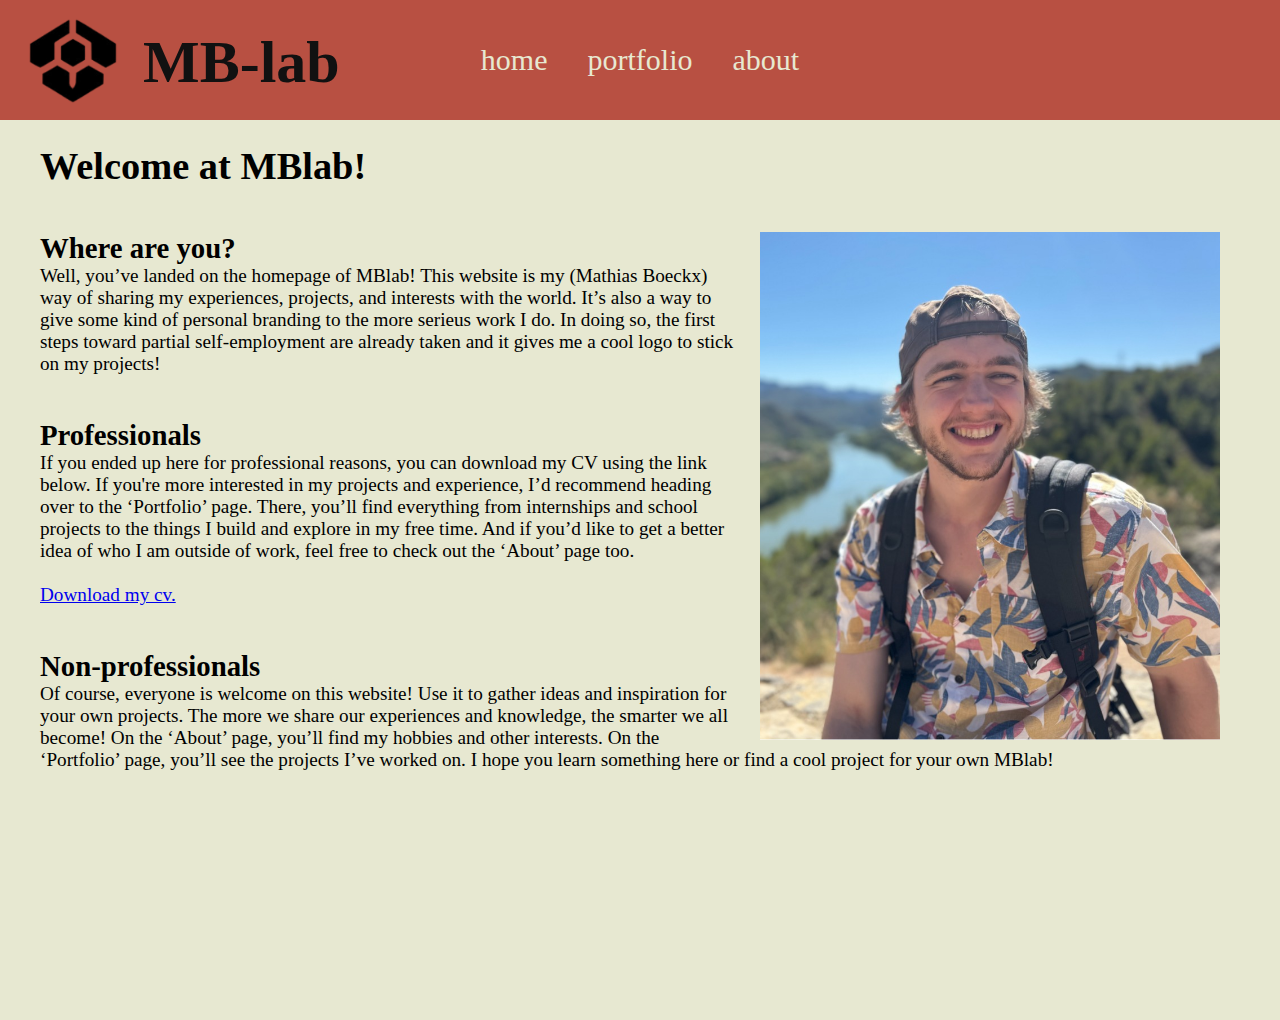
<file: index.html>
<!DOCTYPE html>
<html>
    <head>
        <meta charset="utf-8">
        <meta http-equiv="X-UA-Compatible" content="IE=edge">
        <title>portfolio</title>
        <meta name="description" content="">
        <meta name="viewport" content="width=device-width, initial-scale=1">
        <link rel="stylesheet" href="styles/styles.css">
    </head>
    <body>
        <div class="header">
            <div class="mb-container">
                <img src="images/mblab-logo.png" alt="Logo">
                <h1> MB-lab</h1>
            </div>
            <div class="nav-container">
                <a href="index.html">home</a>                
                <a href="portfolio.html">portfolio</a>
                <a href="about.html">about</a>
            </div>
            <div class="img-container-right">
                <img src="images/pcb-board.png"alt="PCB">
                <img src="images/3d-printer.png"alt="3d-printer">
                <img src="images/server.png"alt="server">
            </div>
        </div>
        <div class="row">
            <div class="sidenav">
                <h1>Home</h1>
                <p><a href="#where are you?">Where are you?</a></p>
                <p><a href="#Professionals">Professionals</a></p>
                <p><a href="#non-professionals">Non-professionals</a> </p>
            </div>
            <div class="article">
                <br>
                <h1>Welcome at MBlab!</h1>
                <br><br>
                <img src="images/foto.jpg" alt="foto" style=
                "max-width: 500px;
                position: relative;
                float: right;
                padding-left: 20px;
                padding-right: 20px;">
                <div id="where are you?">
                    <h2>Where are you?</h2>
                    <p>
                        Well, you’ve landed on the homepage of MBlab!
                        This website is my (Mathias Boeckx) way of sharing my experiences, projects, and interests with the world.
                        It’s also a way to give some kind of personal branding to the more serieus work I do.
                        In doing so, the first steps toward partial self-employment are already taken and it gives me a cool logo to stick on my projects!
                    </p>
                </div>
                <br>
                <p></p>
                <br>
                <div id="professionals">
                    <h2>Professionals</h2>
                    <p>
                        If you ended up here for professional reasons, you can download my CV using the link below.
                        If you're more interested in my projects and experience, I’d recommend heading over to the ‘Portfolio’ page.
                        There, you’ll find everything from internships and school projects to the things I build and explore in my free time. 
                        And if you’d like to get a better idea of who I am outside of work, feel free to check out the ‘About’ page too.
                    </p>
                    <br>
                    <a href="/files/cv.pdf" download="cv.pdf">Download my cv.</a>
                    <br><br><br>
                </div>
                <div id="non-professionals">
                    <h2>Non-professionals</h2>
                    <p>
                        Of course, everyone is welcome on this website!
                        Use it to gather ideas and inspiration for your own projects.
                        The more we share our experiences and knowledge, the smarter we all become!
                        On the ‘About’ page, you’ll find my hobbies and other interests. On the ‘Portfolio’ page, you’ll see the projects I’ve worked on.
                        I hope you learn something here or find a cool project for your own MBlab!
                    </p>
                </div>
                <br>
                <br>
                <br>
                <br>
                <br>
                <br>
            </div>
        </div>
        <script src="scripts/front.js"></script>
        <script src="scripts/image.js"></script>
    </body>
</html>
</file>
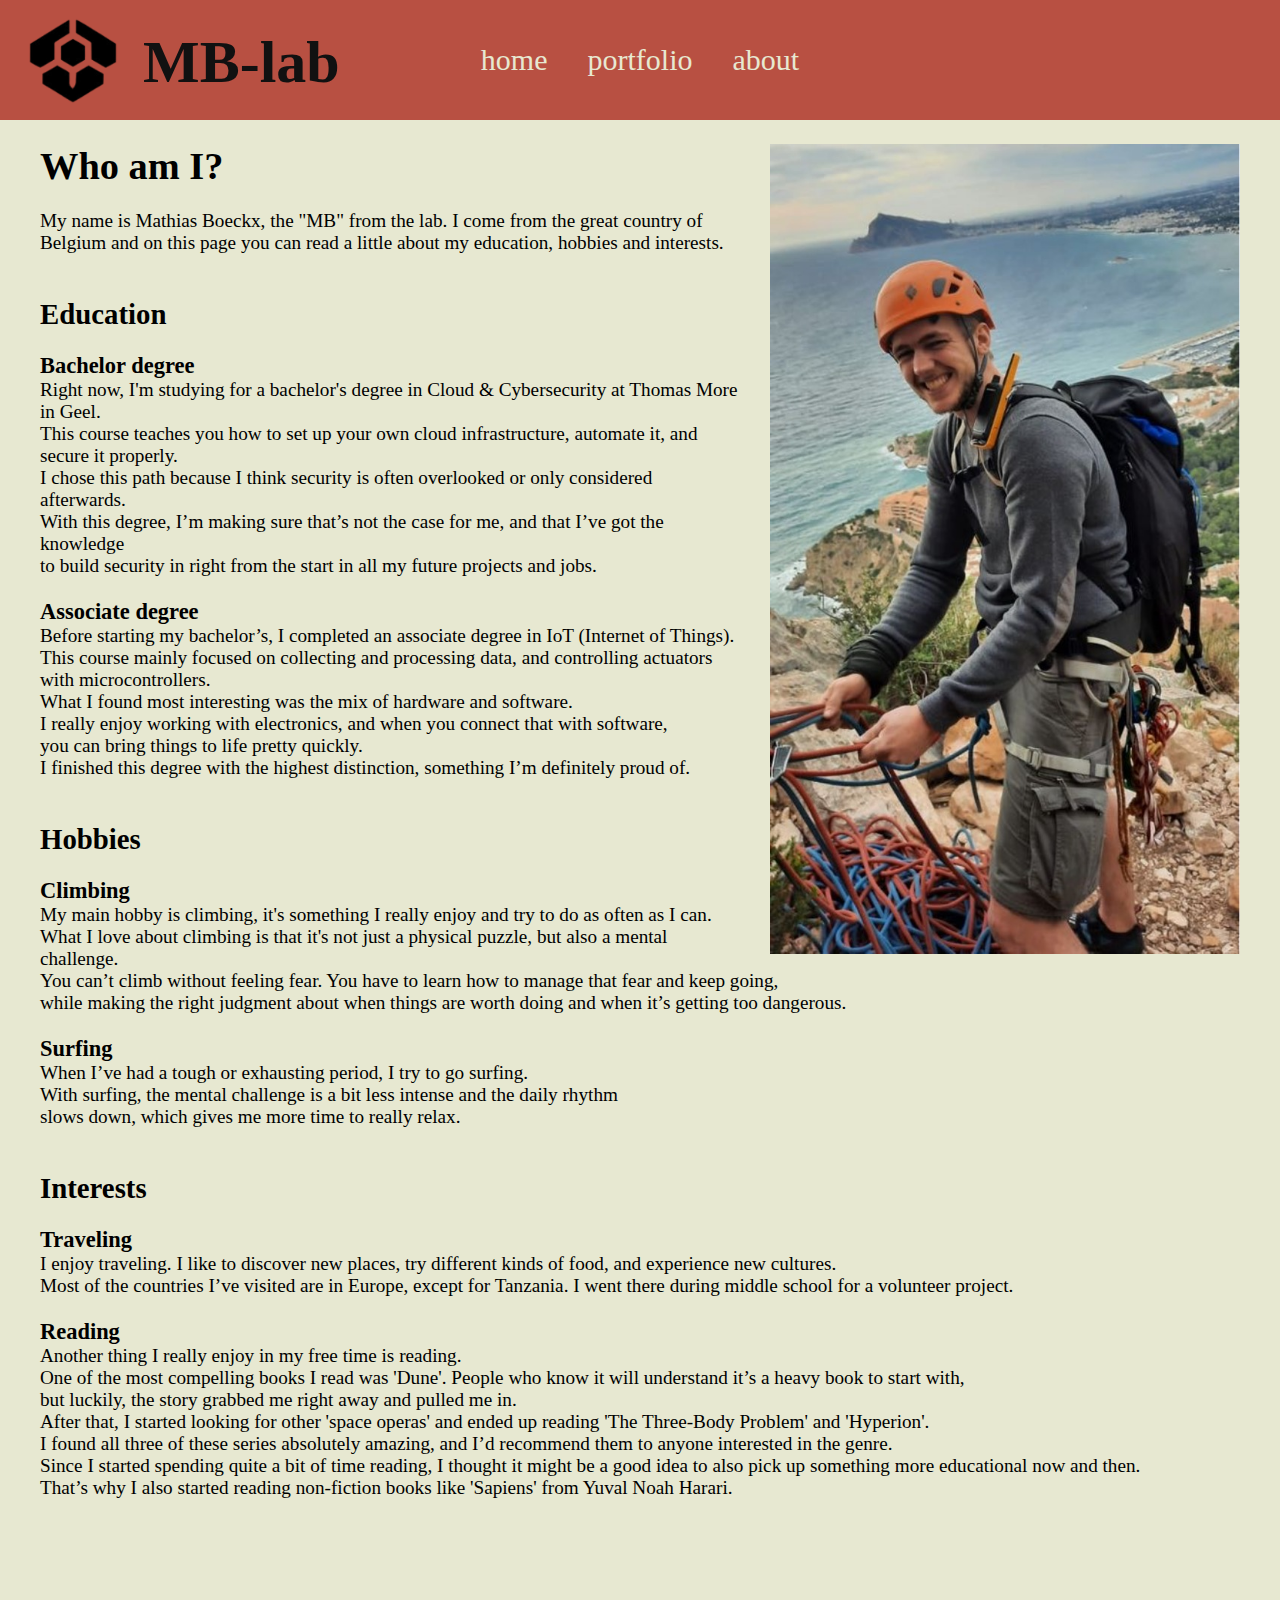
<file: about.html>
<!DOCTYPE html>
<html>
    <head>
        <meta charset="utf-8">
        <meta http-equiv="X-UA-Compatible" content="IE=edge">
        <title>portfolio</title>
        <meta name="description" content="">
        <meta name="viewport" content="width=device-width, initial-scale=1">
        <link rel="stylesheet" href="styles/styles.css">
    </head>
    <body>
        <div class="header">
            <div class="mb-container">
                <img src="images/mblab-logo.png" alt="Logo">
                <h1> MB-lab</h1>
            </div>
            <div class="nav-container">
                <a href="index.html">home</a>                
                <a href="portfolio.html">portfolio</a>
                <a href="about.html">about</a>
            </div>
            <div class=img-container-right>
                <img src="images/pcb-board.png" alt="PCB">
                <img src="images/3d-printer.png" alt="3d-printer">
                <img src="images/server.png" alt="server">
            </div>
        </div>
        <div class="row">
            <div class="sidenav">
                <h1>About</h1>
                <p><a href="#Who am i?">Who am i?</a></p>
                <p><a href="#Education">Education</a></p>
                <p><a href="#Hobbies">Hobbies</a> </p>
                <br>
            </div>
            <div class="article">
                <br>
                <img class="belaying" src="images/belaying.jpg" alt="belaying" style=
                    "max-width: 500px;
                    position: relative;
                    padding-left: 30px;
                    float: right;">
                <div id="Who am i?">
                    <h1>Who am I?</h1>
                    <br>
                    <p>
                        My name is Mathias Boeckx, the "MB" from the lab.
                        I come from the great country of Belgium and on this page
                        you can read a little about my education, hobbies and interests.
                    </p>
                    <br><br>
                </div>
                <div id="Education">
                    <h2>Education</h2>
                    <br>
                    <h3>Bachelor degree</h3>
                    <p>Right now, I'm studying for a bachelor's degree in Cloud & Cybersecurity at Thomas More in Geel.</p>
                    <p>This course teaches you how to set up your own cloud infrastructure, automate it, and secure it properly.</p>
                    <p>I chose this path because I think security is often overlooked or only considered afterwards.</p>
                    <p>With this degree, I’m making sure that’s not the case for me, and that I’ve got the knowledge</p>
                    <p>to build security in right from the start in all my future projects and jobs.</p>
                    <br>
                    <h3>Associate degree</h3>
                    <p>Before starting my bachelor’s, I completed an associate degree in IoT (Internet of Things).</p>
                    <p>This course mainly focused on collecting and processing data, and controlling actuators with microcontrollers.</p>
                    <p>What I found most interesting was the mix of hardware and software.</p>
                    <p>I really enjoy working with electronics, and when you connect that with software,</p>
                    <p> you can bring things to life pretty quickly.</p>
                    <p>I finished this degree with the highest distinction, something I’m definitely proud of.</p>
                </div>
                <br><br>
                <div id="Hobbies">
                    <h2>Hobbies</h2>
                    <br>
                    <h3>Climbing</h3>
                    <p>My main hobby is climbing, it's something I really enjoy and try to do as often as I can.</p>
                    <p>What I love about climbing is that it's not just a physical puzzle, but also a mental challenge.</p>
                    <p>You can’t climb without feeling fear. You have to learn how to manage that fear and keep going,</p>
                    <p>while making the right judgment about when things are worth doing and when it’s getting too dangerous.</p>   
                    <br>                
                    <h3>Surfing</h3>
                    <p>When I’ve had a tough or exhausting period, I try to go surfing.</p>
                    <p>With surfing, the mental challenge is a bit less intense and the daily rhythm</p>
                    <p>slows down, which gives me more time to really relax.</p>
                    <br><br> 
                </div>         
                <div id="Interests">      
                    <h2>Interests</h2>
                    <br>
                    <h3>Traveling</h3>
                    <p>I enjoy traveling. I like to discover new places, try different kinds of food, and experience new cultures.</p>
                    <p>Most of the countries I’ve visited are in Europe, except for Tanzania. I went there during middle school for a volunteer project.</p>
                    <br>
                    <h3>Reading</h3>
                    <p>Another thing I really enjoy in my free time is reading.</p>
                    <p>One of the most compelling books I read was 'Dune'. People who know it will understand it’s a heavy book to start with,</p>
                    <p>but luckily, the story grabbed me right away and pulled me in.</p>
                    <p>After that, I started looking for other 'space operas' and ended up reading 'The Three-Body Problem' and 'Hyperion'.</p>
                    <p>I found all three of these series absolutely amazing, and I’d recommend them to anyone interested in the genre.</p>
                    <p>Since I started spending quite a bit of time reading, I thought it might be a good idea to also pick up something more educational now and then.</p>
                    <p>That’s why I also started reading non-fiction books like 'Sapiens' from Yuval Noah Harari.</p>
                    <br><br>
                </div>
            </div>
        </div>
        <script src="scripts/front.js"></script>
        <script src="scripts/image.js"></script>
    </body>
</html>
</file>
<file: styles/styles.css>
/* styles.css */
* {
    margin: 0;
    padding: 0;
    box-sizing: border-box;
  }
body {
    background-color: #E7E8D1;
}
/*header*/
.header{
  font-size:30px;
  padding:28px; 
  background-color: #B85042; 
  color: black;
  width: 100%;
}
/*container for logo*/
.mb-container{

  display: flex;
  flex-direction: row;
  position: absolute;
  color: rgb(17, 17, 17);
  font: lighter; 
}
.mb-container img{
  margin-top: -10px;
  width: 90px;
  background-color: transparent;
  margin-right: 25px;
}
/*container for upper navigation*/
.nav-container{
  display: flex;
  justify-content: center;
  align-items: center;
}
.nav-container a{
  color: #E7E8D1;
  padding: 15px 20px;
  text-decoration: none;
}

.nav-container a:hover {
  background: #E7E8D1;
  color: black;
  border-radius: 25px;
}
/*container for header images*/
.img-container-right{ 
  display: flex;
  position: absolute;
  top: 20px;
  flex-direction: row; 
  right:0;
}
.img-container-right img{
  width: 100px;
  background-color: transparent;
  margin-right: 30px;
}
.row {
  display: flex;
  flex-wrap: wrap;
  height: 100vh;
}
/*side navigation*/
.sidenav {
  position:relative;
  width: 15%;
  background-color: #A7BEAE;
  padding: 15px;
  color: rgba(26, 26, 26, 0.966);
  text-underline-offset: 4px;
  font-size:large;
}
.sidenav h1{
  font-size: 45px;
  padding: 5px;
  text-decoration: underline; 
  color: #B85042;
}
.sidenav h2{
  padding: 5px;
  color: #B85042;
}
.sidenav h3{
  padding-left: 15px;

}
.sidenav p{
  margin-left: 10px;
  padding:8px;
}
.sidenav a{
  text-decoration: none;
  color: rgba(26, 26, 26, 0.966);
  padding:10px;
}
.sidenav a:hover{
  background: #E7E8D1;
  color: #B85042;
  border-radius: 25px;
}
/*main article*/
.article {
  width: 85%;
  padding: 2px;
  padding-left: 40px;
  padding-right: 40px;
  color: black;
  background-color: #E7E8D1;
  font-size:larger;
  padding-bottom: 60px;
}

/* Slideshow container */
.slideshow-container {
  max-width: 500px;
  position: relative;
  margin: auto;
}

/* Hide the images by default */
.mySlides {
  display: none;
}

/* Next & previous buttons */
.prev, .next {
  cursor: pointer;
  position: absolute;
  top: 50%;
  width: auto;
  margin-top: -22px;
  padding: 16px;
  color: #E7E8D1;
  font-weight: bold;
  font-size: 18px;
  transition: 0.6s ease;
  border-radius: 0 3px 3px 0;
  user-select: none;
}

/* Position the "next button" to the right */
.next {
  right: 0;
  border-radius: 3px 0 0 3px;
}

/* On hover, add a black background color with a little bit see-through */
.prev:hover, .next:hover {
  background-color: #B85042;
}

/* Caption text */
.text {
  color: #f2f2f2;
  font-size: 15px;
  padding: 8px 12px;
  position: absolute;
  bottom: 8px;
  width: 100%;
  text-align: center;
}

/* Number text (1/3 etc) */
.numbertext {
  color: #f2f2f2;
  font-size: 12px;
  padding: 8px 12px;
  position: absolute;
  top: 0;
}

/* Fading animation */
.fade {
  animation-name: fade;
  animation-duration: 1.5s;
}

@keyframes fade {
  from {opacity: .4}
  to {opacity: 1}
}
.footer {
  width: 100%;
  bottom: 0%;
  position: sticky;
  background-color: #B85042;
  padding: 8px;
  text-align: center;
  color: #E7E8D1;
}
  @media screen and (max-width: 1450px) {
    .img-container-right{
      display:none;
    }
    .climbing{
      display:none;
    }

    .mb-contrainer{
      display: flex;
      position: relative;
      justify-content: center;
      align-items: center;
    }
    .sidenav{
      display: none;
    }
    .article{
      width: 100%;
    }
  }
</file>
